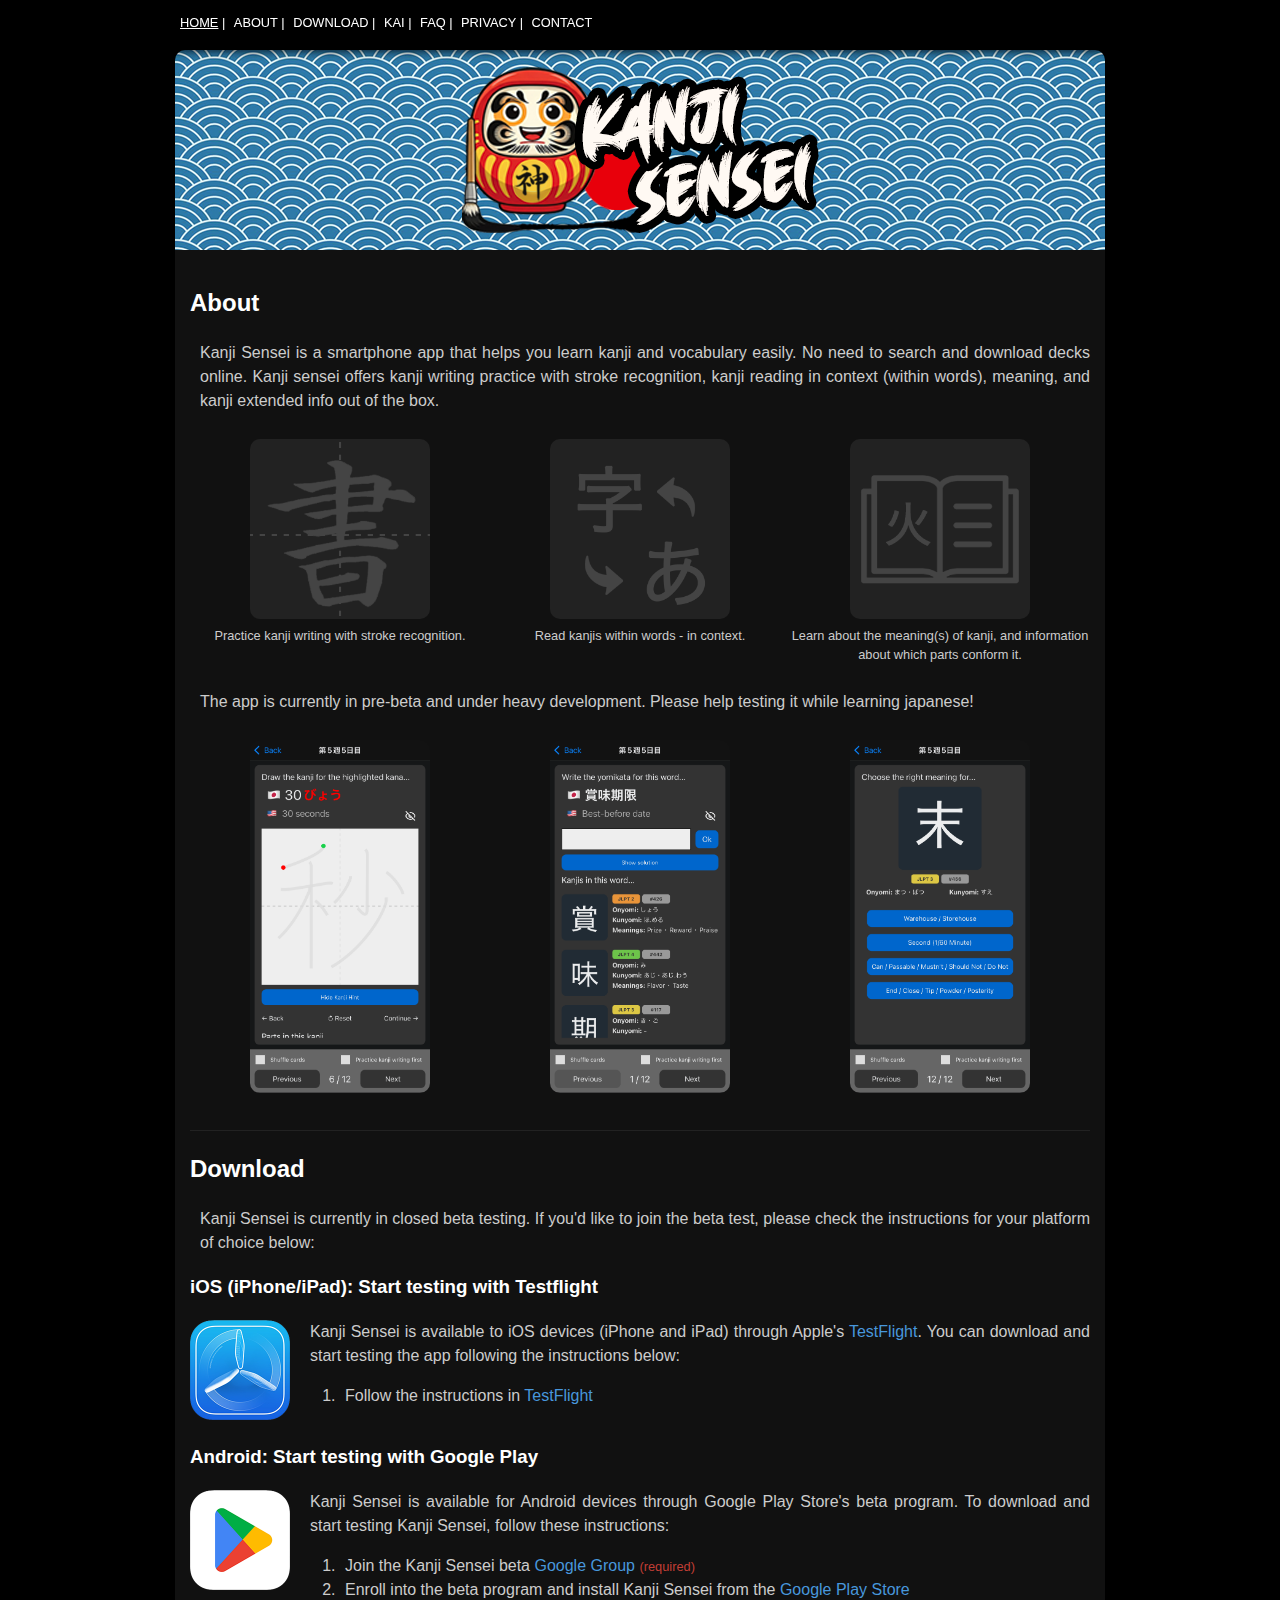
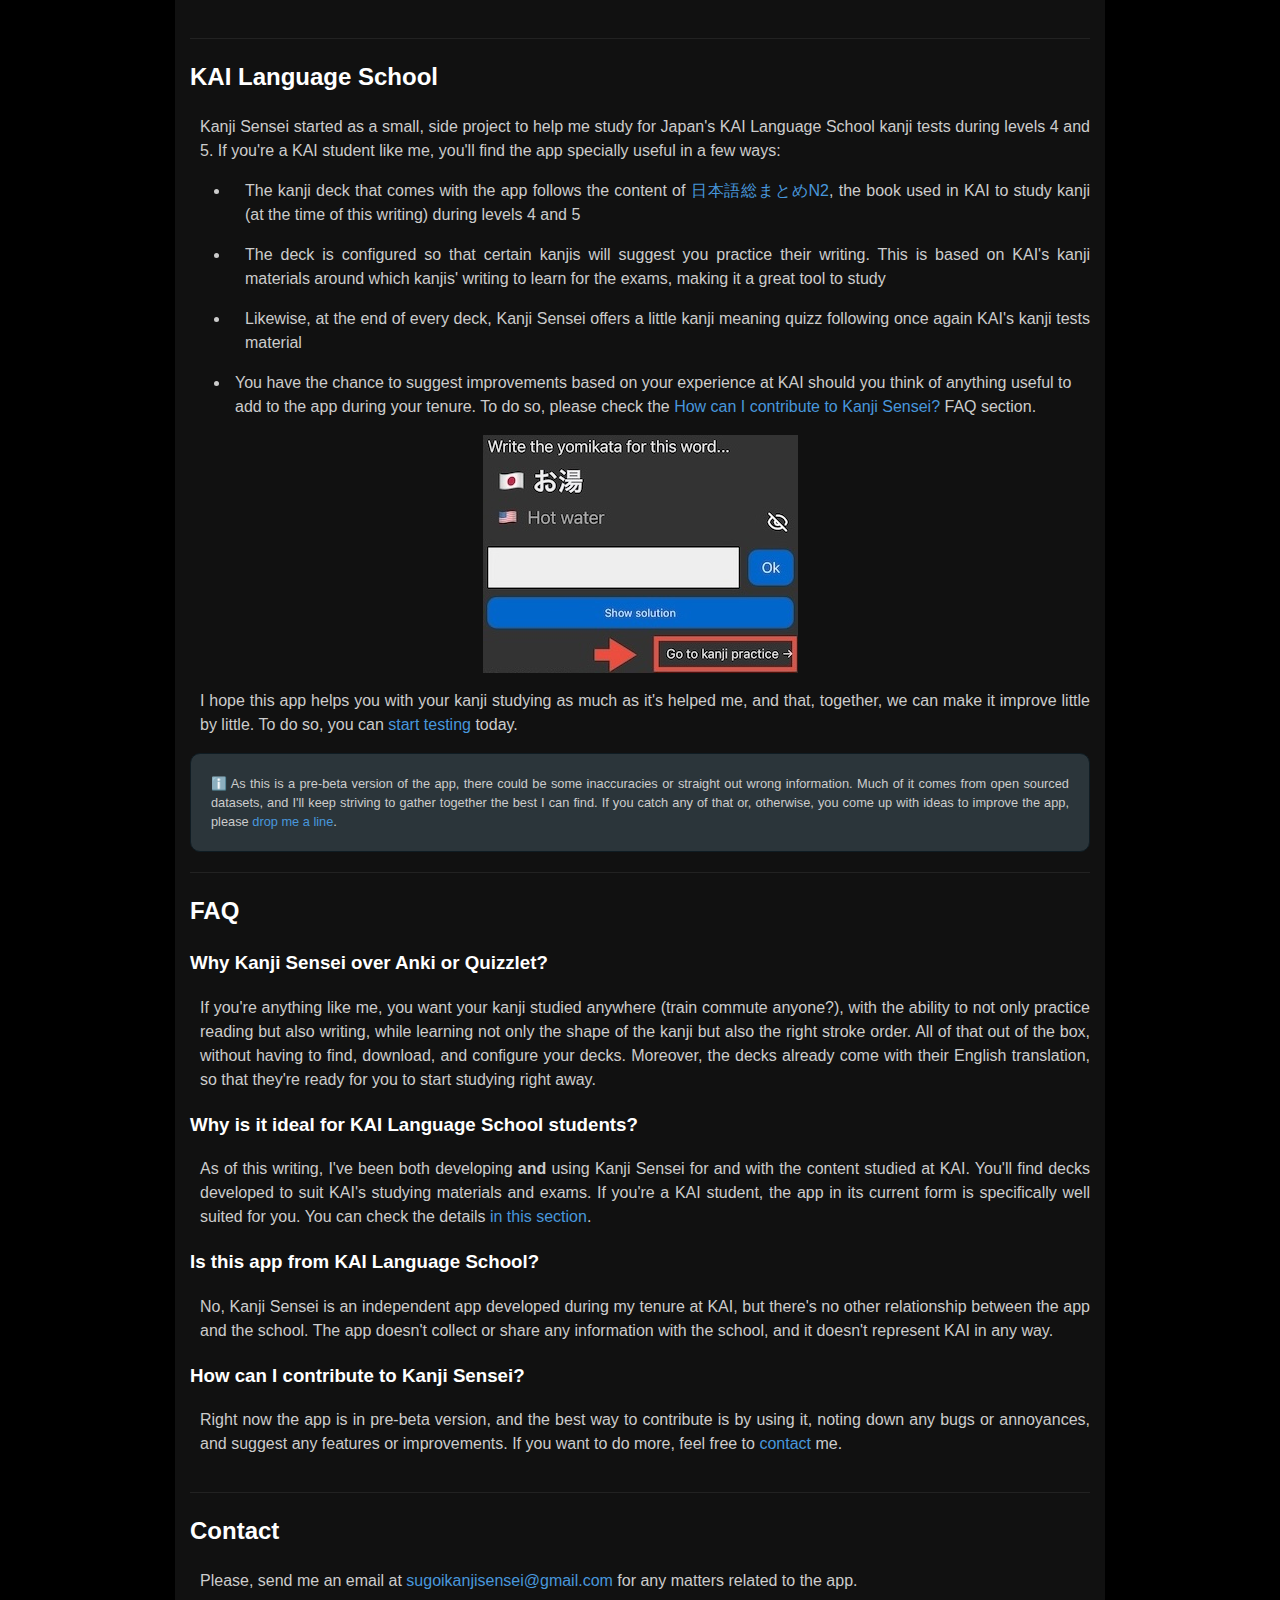
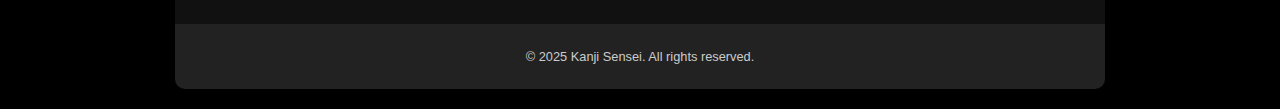
<file: index.html>
<!DOCTYPE html>
<html lang="en">
  <head>
    <meta charset="UTF-8">
    <meta name="viewport" content="width=device-width">
    <meta http-equiv="X-UA-Compatible" content="ie=edge">
    <meta name="description"
      content="Kanji learning app to learn kanji easily from English to Japanese with kanji reading and practice" />
    <meta property="og:title" content="Kanji Sensei - Learn kanji easily" />
    <meta property="og:description" content="Learn to read, write, and interpret kanji easily on your phone" />
    <meta property="og:image" content="//kanjisensei.app/img/og-thumbnail.png" />
    <meta property="og:url" content="https://kanjisensei.app/" />

    <title>Kanji Sensei - Learn Kanji easily from your phone</title>
    <link rel="stylesheet" href="./style.css">
    <link rel="icon" href="./img/favicon.ico" type="image/x-icon">
  </head>

  <body>
    <div class="container">
      <header>
        <nav>
          <menu class="main-menu">
            <li><a class="menu-option" href="">HOME</a> | </li>
            <li><a class="menu-option" href="#about">ABOUT</a> | </li>
            <li><a class="menu-option" href="#download">DOWNLOAD</a> | </li>
            <li><a class="menu-option" href="#kai">KAI</a> | </li>
            <li><a class="menu-option" href="#faq">FAQ</a> | </li>
            <li><a class="menu-option" href="./privacy/index.html#privacy">PRIVACY</a> | </li>
            <li><a class="menu-option" href="#contact">CONTACT</a></li>
          </menu>
          <menu id="lang-menu" class="secondary-menu">
            <li><a id="lang-en" class="lang-option" onclick="updateLanguage('en')">English</a> | </li>
            <li><a id="lang-sp" class="lang-option" onclick="updateLanguage('sp')">Español</a> | </li>
            <li><a id="lang-jp" class="lang-option" onclick="updateLanguage('jp')">日本語</a></li>
          </menu>
        </nav>
      </header>
      <div class="logo"></div>
      <main>
        <section id="about" class="about-section">
          <h2>About</h2>
          <p>
            Kanji Sensei is a smartphone app that helps you learn kanji and vocabulary easily. No need to
            search and download decks online.
            Kanji sensei offers kanji writing practice with stroke recognition, kanji reading in context (within
            words), meaning, and kanji extended info out of the box.
          </p>
          <div class="about-features">
            <figure>
              <img src="./img/section-kakikata.png" alt="Kanji practice feature image" />
              <figcaption>
                Practice kanji writing with stroke recognition.
              </figcaption>
            </figure>
            <figure>
              <img src="./img/section-yomikata.png" alt="Kanji reading feature image" />
              <figcaption>
                Read kanjis within words - in context.
              </figcaption>
            </figure>
            <figure>
              <img src="./img/section-imi.png" alt="Kanji info feature image" />
              <figcaption>
                Learn about the meaning(s) of kanji, and information about which parts conform it.
              </figcaption>
            </figure>
          </div>
          <p>
            The app is currently in pre-beta and under heavy development. Please help testing it while learning
            japanese!
          </p>
          <div class="about-screenshots">
            <figure>
              <a href="./img/screenshot-1.png"><img src="./img/screenshot-1.png"
                  alt="Kanji Sensei kanji writing screenshot" /></a>
            </figure>
            <figure>
              <a href="./img/screenshot-2.png"><img src="./img/screenshot-2.png"
                  alt="Kanji Sensei kanji reading screenshot" /></a>
            </figure>
            <figure>
              <a href="./img/screenshot-3.png"><img src="./img/screenshot-3.png"
                  alt="Kanji Sensei kanji meanings screenshot" /></a>
            </figure>
          </div>
        </section>
        <section id="download" class="download-section">
          <h2>Download</h2>
          <p>
            Kanji Sensei is currently in closed beta testing. If you'd like to join the beta test, please check the
            instructions for your platform of choice below:
          </p>
          <h3 id="download-ios">
            <a href="#download-ios">iOS (iPhone/iPad): Start testing with Testflight</a>
          </h3>
          <div class="download-platform">
            <img src="./img/testflight-icon.png" alt="Testflight icon" />
            <div class="download-platform-description">
              <p>
                Kanji Sensei is available to iOS devices (iPhone and iPad) through Apple's
                <a href="https://testflight.apple.com/">TestFlight</a>.
                You can download and start testing the app following the instructions below:
              </p>
              <ol>
                <li>
                  Follow the instructions in <a href="https://testflight.apple.com/join/h9sBu499">TestFlight</a>
                </li>
              </ol>
            </div>
          </div>
          <h3 id="download-android">
            <a href="#download-android">Android: Start testing with Google Play</a>
          </h3>
          <div class="download-platform">
            <img src="./img/google-play-icon.png" alt="Google Play Store icon" />
            <div class="download-platform-description">
              <p>
                Kanji Sensei is available for Android devices through Google Play Store's beta program. To download and
                start testing Kanji Sensei, follow these instructions:
              </p>
              <ol>
                <li>
                  Join the Kanji Sensei beta
                  <a href="https://groups.google.com/g/kanji-sensei-public-beta">Google Group</a>
                  <span style="color: #c23e35; font-size: 0.8rem;">(required)</span>
                </li>
                <li>
                  Enroll into the beta program and install Kanji Sensei from the
                  <a href="https://play.google.com/store/apps/details?id=com.sugokusugoi.kanjisensei">
                    Google Play Store
                  </a>
                </li>
              </ol>
            </div>
          </div>
        </section>
        <section id="kai" class="kai-section">
          <h2>KAI Language School</h2>
          <p>
            Kanji Sensei started as a small, side project to help me study for Japan's KAI Language School kanji
            tests during levels 4 and 5. If you're a KAI student like me, you'll find the app specially useful
            in a few ways:
          </p>
          <ul>
            <li>
              <p>
                The kanji deck that comes with the app follows the content of
                <a
                  href="https://www.amazon.co.jp/%E5%A2%97%E8%A3%9C%E6%94%B9%E8%A8%82%E7%89%88-%E6%97%A5%E6%9C%AC%E8%AA%9E%E7%B7%8F%E3%81%BE%E3%81%A8%E3%82%81-N2%E6%BC%A2%E5%AD%97-%E4%BD%90%E3%80%85%E6%9C%A8%E4%BB%81%E5%AD%90/dp/4866394943">日本語総まとめN2</a>,
                the book used in KAI to study kanji (at the time of this writing) during levels 4 and 5
              </p>
            </li>
            <li>
              <p>
                The deck is configured so that certain kanjis will suggest you practice their writing. This
                is based on KAI's kanji materials around which kanjis' writing to learn for the exams,
                making it a great tool to study
              </p>
            </li>
            <li>
              <p>
                Likewise, at the end of every deck, Kanji Sensei offers a little kanji meaning quizz
                following once again KAI's kanji tests material
              </p>
            </li>
            <li>
              You have the chance to suggest improvements based on your experience at KAI should you think of
              anything useful to add to the app during your tenure. To do so, please check the
              <a href="#faq-how-contribute">How can I contribute to Kanji Sensei?</a> FAQ section.
            </li>
          </ul>
          <img class="" src="./img/go-kanji-practice.jpg" />
          <p>
            I hope this app helps you with your kanji studying as much as it's helped me, and that, together,
            we can make it improve little by little. To do so, you can <a href="#download">start testing</a>
            today.
          </p>
          <div class="disclaimer">
            <p>
              ℹ️ As this is a pre-beta version of the app, there could be some inaccuracies or straight out
              wrong information. Much of it comes from open sourced datasets, and I'll keep striving to
              gather together the best I can find. If you catch any of that or, otherwise, you come up with
              ideas to improve the app, please <a href="#contact">drop me a line</a>.
            </p>
          </div>
        </section>
        <section id="faq" class="faq-section">
          <h2>FAQ</h2>
          <h3 id="faq-why-kanji-sensei">
            <a href="#faq-why-kanji-sensei">Why Kanji Sensei over Anki or Quizzlet?</a>
          </h3>
          <p>
            If you're anything like me, you want your kanji studied anywhere (train commute anyone?),
            with the ability to not only practice reading but also writing, while learning not only the shape of
            the kanji but also the right stroke order. All of that out of the box, without having to find,
            download, and configure your decks. Moreover, the decks already come with their English translation,
            so that they're ready for you to start studying right away.
          </p>
          <h3 id="faq-why-for-kai-students">
            <a href="#faq-why-for-kai-students">Why is it ideal for KAI Language School students?</a>
          </h3>
          <p>
            As of this writing, I've been both developing <strong>and</strong> using Kanji Sensei for and with
            the content studied at KAI. You'll find decks developed to suit KAI's studying materials and exams.
            If you're a KAI student, the app in its current form is specifically well suited for you. You can
            check the details <a href="#kai">in this section</a>.
          </p>
          <h3 id="faq-is-kai-app">
            <a href="#faq-is-kai-app">Is this app from KAI Language School?</a>
          </h3>
          <p>
            No, Kanji Sensei is an independent app developed during my tenure at KAI, but there's no other
            relationship between the app and the school. The app doesn't collect or share any information with
            the school, and it doesn't represent KAI in any way.
          </p>
          <h3 id="faq-how-contribute">
            <a href="#faq-how-contribute">How can I contribute to Kanji Sensei?</a>
          </h3>
          <p>
            Right now the app is in pre-beta version, and the best way to contribute is by using it, noting down
            any bugs or annoyances, and suggest any features or improvements. If you want to do more, feel free
            to <a href="#contact">contact</a> me.
          </p>
        </section>
        <section id="contact" class="contact-section">
          <h2>Contact</h2>
          <p>
            Please, send me an email at
            <a
              href="mailto:&#115;&#117;&#103;&#111;&#105;&#107;&#097;&#110;&#106;&#105;&#115;&#101;&#110;&#115;&#101;&#105;&#064;&#103;&#109;&#097;&#105;&#108;&#046;&#099;&#111;&#109;">&#115;&#117;&#103;&#111;&#105;&#107;&#097;&#110;&#106;&#105;&#115;&#101;&#110;&#115;&#101;&#105;&#064;&#103;&#109;&#097;&#105;&#108;&#046;&#099;&#111;&#109;</a>
            for any matters related to the app.
          </p>
        </section>
      </main>
      <footer>
        <p>&copy; 2025 Kanji Sensei. All rights reserved.</p>
      </footer>
    </div>
    <script async src="https://www.googletagmanager.com/gtag/js?id=G-S8WT3MVNMC"></script>
    <script>
      window.dataLayer = window.dataLayer || [];
      function gtag() { dataLayer.push(arguments); }
      gtag('js', new Date());

      gtag('config', 'G-S8WT3MVNMC');
    </script>
    <script>
      updateMainMenu(window.location.hash);
      updateSubSections(window.location.hash);
      updateLanguage(getLanguageFromURL());

      window.onhashchange = () => {
        updateMainMenu(window.location.hash);
        updateSubSections(window.location.hash);
      };

      function getLanguageFromURL() {
        const params = new URLSearchParams(window.location.search);
        return params.get('lang') || 'en'; // Default to English if no language is provided
      }

      function updateMainMenu(hash) {
        Array
          .from(document.getElementsByClassName('menu-option'))
          .forEach(element => {
            if (element.attributes['href'].value == "#faq" && hash.startsWith("#faq")) {
              element.style['text-decoration'] = 'underline';
            } else if (element.attributes['href'].value == "#download" && hash.startsWith("#download")) {
              element.style['text-decoration'] = 'underline';
            } else if (element.attributes['href'].value == "#privacy" && hash.endsWith("privacy")) {
              element.style['text-decoration'] = 'underline';
            } else if (element.attributes['href'].value == hash) {
              element.style['text-decoration'] = 'underline';
            } else {
              element.style['text-decoration'] = '';
            }
          });
      }

      function updateSubSections(hash) {
        Array
          .from(document.getElementsByTagName('h3'))
          .forEach(element => {
            if (element.attributes['id'].value == hash.substring(1)) {
              element.style['text-decoration'] = 'underline';
            } else {
              element.style['text-decoration'] = '';
            }
          });
      }

      function updateLanguage(lang) {
        Array
          .from(document.getElementsByClassName('lang-option'))
          .forEach(element => {
            if (element.id == `lang-${lang}`) {
              element.style['text-decoration'] = 'underline';
            } else {
              element.style['text-decoration'] = '';
            }
          });
      }        
    </script>
  </body>
</html>
</file>
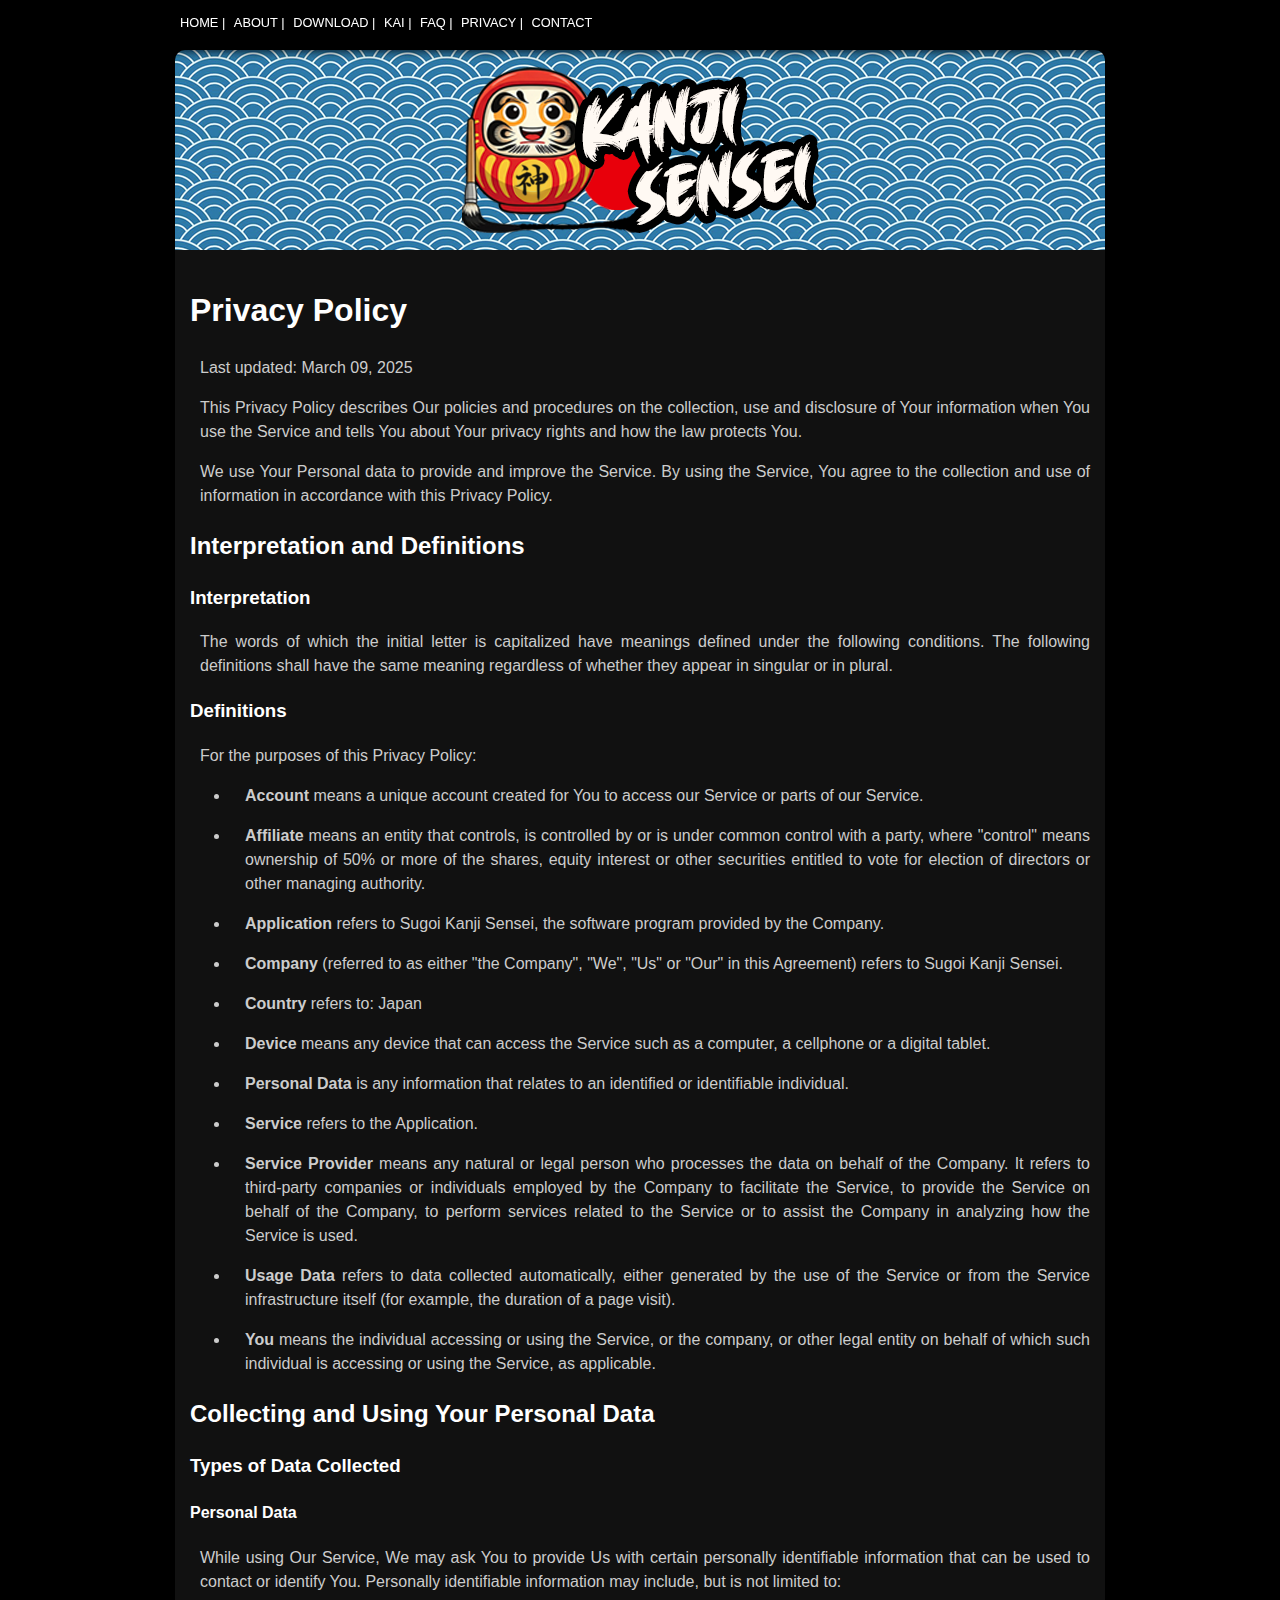
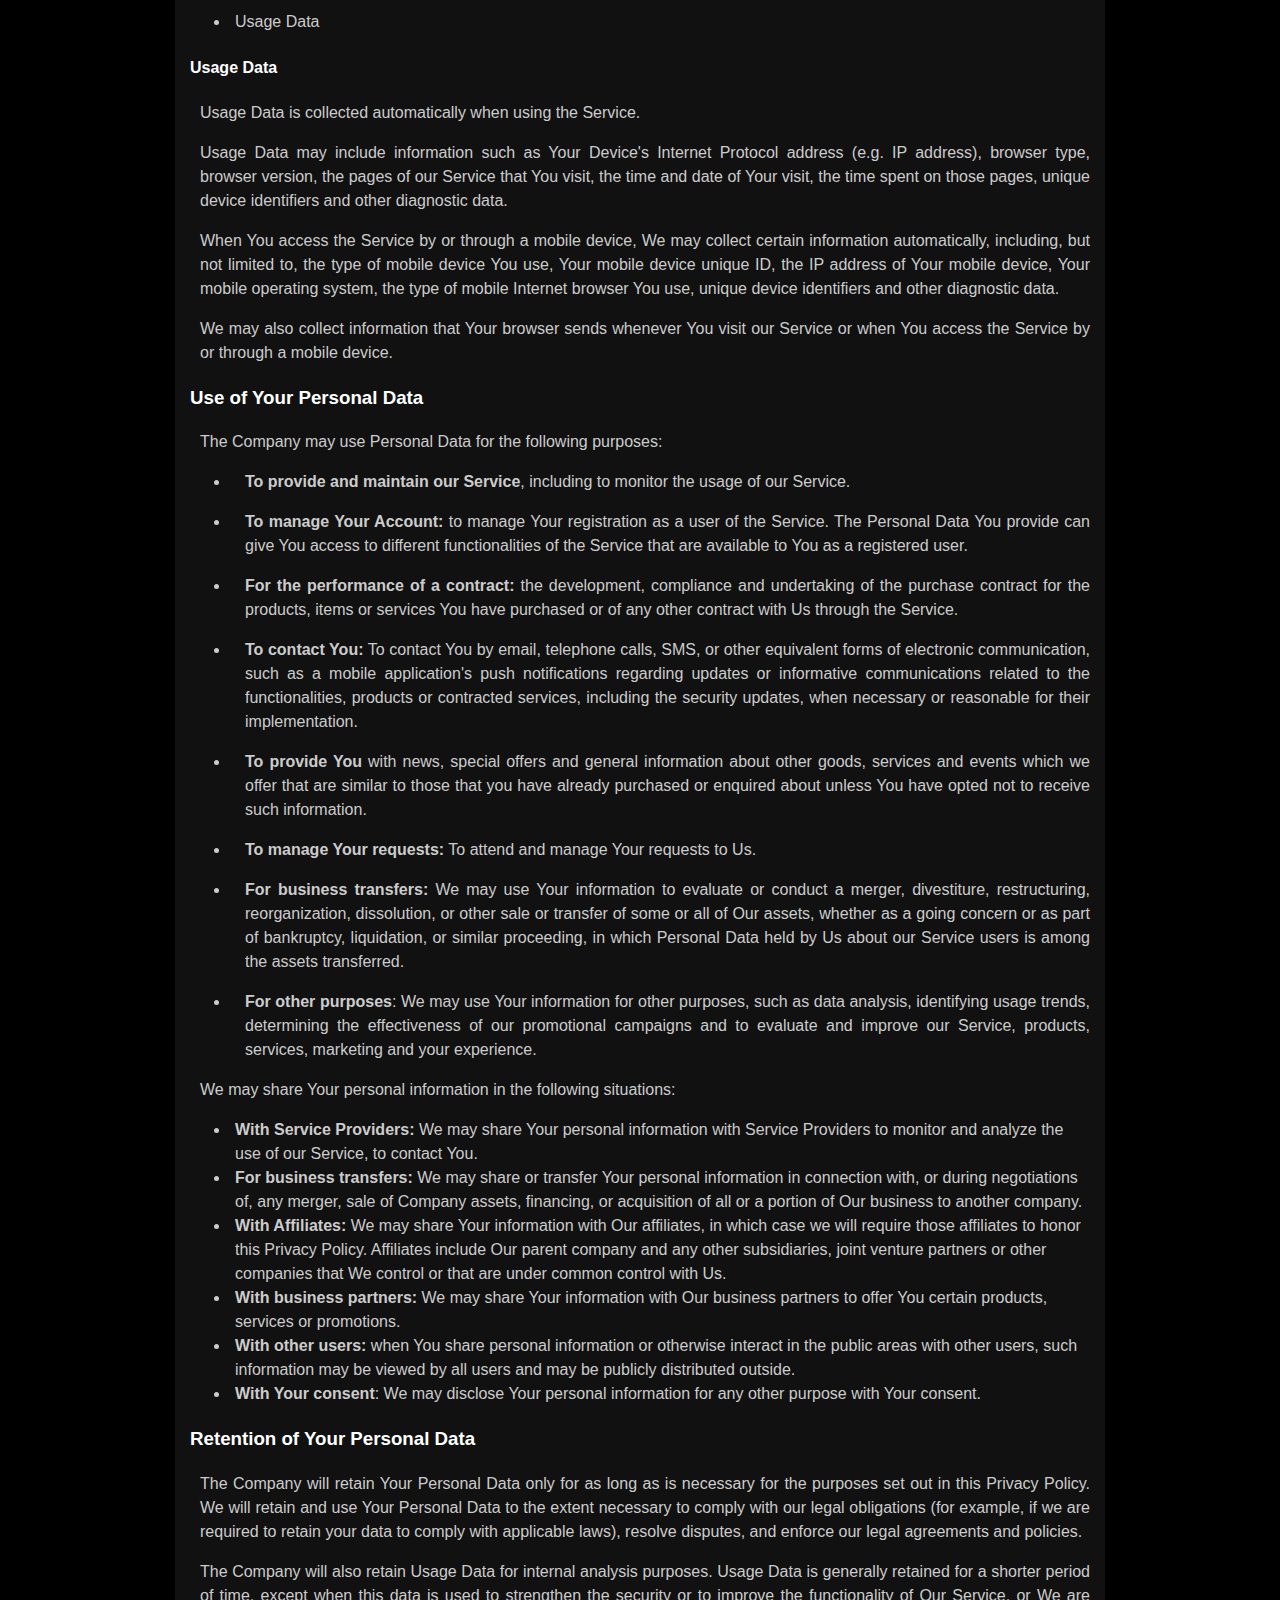
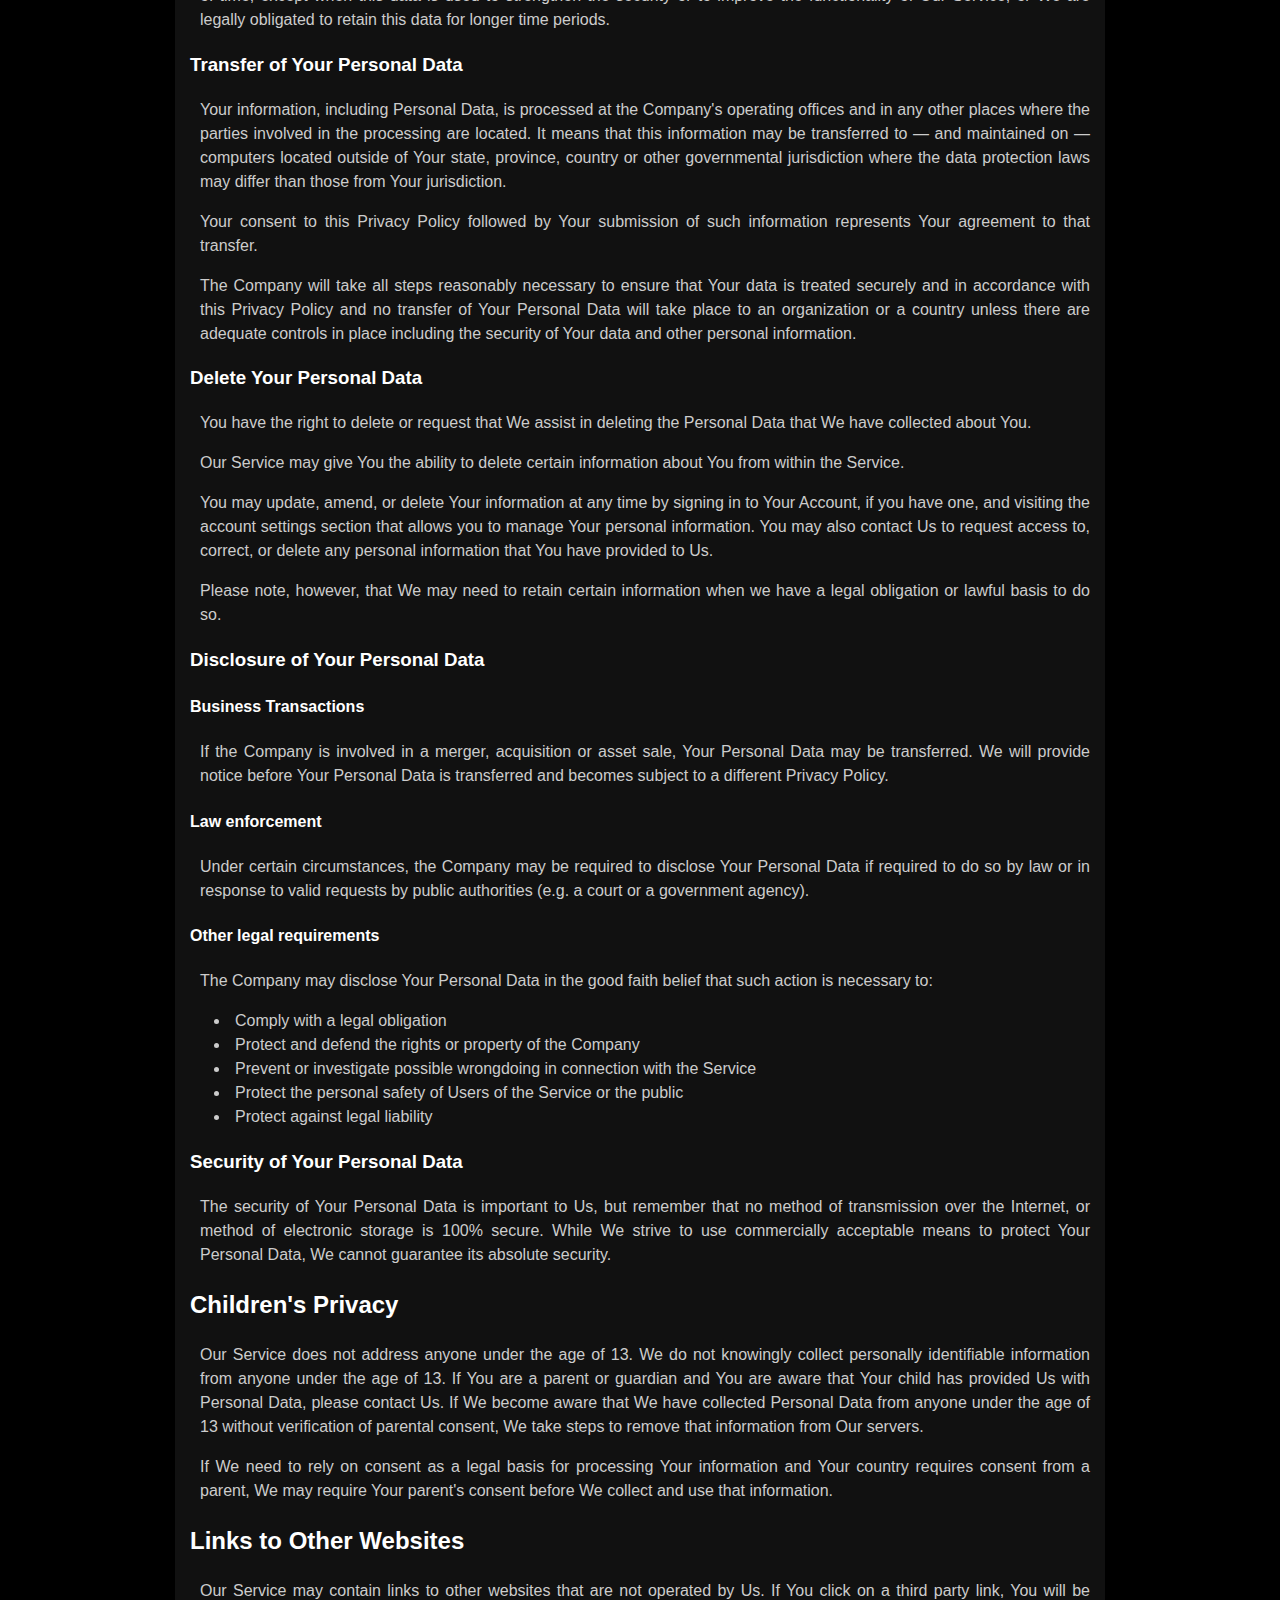
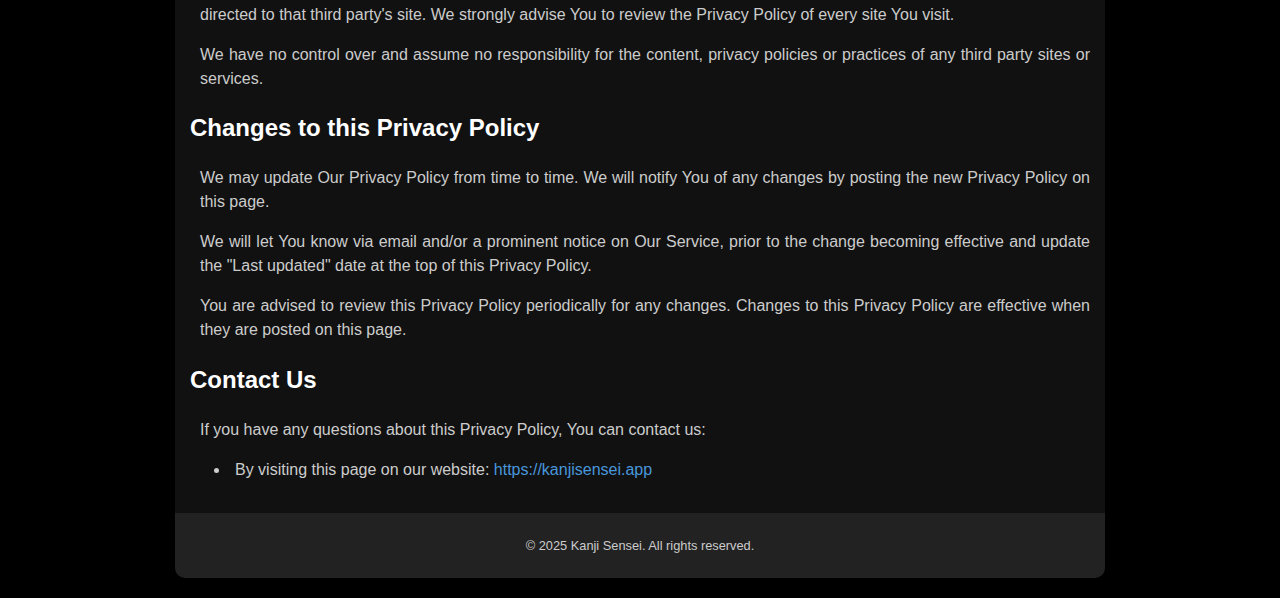
<file: privacy/index.html>
<!DOCTYPE html>
<html lang="en">
  <head>
    <meta charset="UTF-8">
    <meta name="viewport" content="width=device-width">
    <meta http-equiv="X-UA-Compatible" content="ie=edge">
    <meta name="description"
      content="Kanji learning app to learn kanji easily from English to Japanese with kanji reading and practice" />
    <meta property="og:title" content="Kanji Sensei - Learn kanji easily" />
    <meta property="og:description" content="Learn to read, write, and interpret kanji easily on your phone" />
    <meta property="og:image" content="//kanjisensei.app/img/og-thumbnail.png" />
    <meta property="og:url" content="https://kanjisensei.app/" />

    <title>Kanji Sensei - Learn Kanji easily from your phone</title>
    <link rel="stylesheet" href="../style.css">
    <link rel="icon" href="../img/favicon.ico" type="image/x-icon">
  </head>

  <body>
    <div class="container">
      <header>
        <nav>
          <menu class="main-menu">
            <li><a class="menu-option" href="../index.html">HOME</a> | </li>
            <li><a class="menu-option" href="../index.html#about">ABOUT</a> | </li>
            <li><a class="menu-option" href="../index.html#download">DOWNLOAD</a> | </li>
            <li><a class="menu-option" href="../index.html#kai">KAI</a> | </li>
            <li><a class="menu-option" href="../index.html#faq">FAQ</a> | </li>
            <li><a class="menu-option" href="./index.html#privacy">PRIVACY</a> | </li>
            <li><a class="menu-option" href="../index.html#contact">CONTACT</a></li>
          </menu>
        </nav>
      </header>
      <div class="logo"></div>
      <main>
        <section id="about" class="about-section">
          <h1>Privacy Policy</h1>
          <p>Last updated: March 09, 2025</p>
          <p>This Privacy Policy describes Our policies and procedures on the collection, use and disclosure of Your
            information when You use the Service and tells You about Your privacy rights and how the law protects You.</p>
          <p>We use Your Personal data to provide and improve the Service. By using the Service, You agree to the
            collection and use of information in accordance with this Privacy Policy.</p>
          <h2>Interpretation and Definitions</h2>
          <h3>Interpretation</h3>
          <p>The words of which the initial letter is capitalized have meanings defined under the following conditions.
            The following definitions shall have the same meaning regardless of whether they appear in singular or in
            plural.</p>
          <h3>Definitions</h3>
          <p>For the purposes of this Privacy Policy:</p>
          <ul>
            <li>
              <p><strong>Account</strong> means a unique account created for You to access our Service or parts of our
                Service.</p>
            </li>
            <li>
              <p><strong>Affiliate</strong> means an entity that controls, is controlled by or is under common control
                with a party, where &quot;control&quot; means ownership of 50% or more of the shares, equity interest or
                other securities entitled to vote for election of directors or other managing authority.</p>
            </li>
            <li>
              <p><strong>Application</strong> refers to Sugoi Kanji Sensei, the software program provided by the Company.
              </p>
            </li>
            <li>
              <p><strong>Company</strong> (referred to as either &quot;the Company&quot;, &quot;We&quot;, &quot;Us&quot;
                or &quot;Our&quot; in this Agreement) refers to Sugoi Kanji Sensei.</p>
            </li>
            <li>
              <p><strong>Country</strong> refers to: Japan</p>
            </li>
            <li>
              <p><strong>Device</strong> means any device that can access the Service such as a computer, a cellphone or a
                digital tablet.</p>
            </li>
            <li>
              <p><strong>Personal Data</strong> is any information that relates to an identified or identifiable
                individual.</p>
            </li>
            <li>
              <p><strong>Service</strong> refers to the Application.</p>
            </li>
            <li>
              <p><strong>Service Provider</strong> means any natural or legal person who processes the data on behalf of
                the Company. It refers to third-party companies or individuals employed by the Company to facilitate the
                Service, to provide the Service on behalf of the Company, to perform services related to the Service or to
                assist the Company in analyzing how the Service is used.</p>
            </li>
            <li>
              <p><strong>Usage Data</strong> refers to data collected automatically, either generated by the use of the
                Service or from the Service infrastructure itself (for example, the duration of a page visit).</p>
            </li>
            <li>
              <p><strong>You</strong> means the individual accessing or using the Service, or the company, or other legal
                entity on behalf of which such individual is accessing or using the Service, as applicable.</p>
            </li>
          </ul>
          <h2>Collecting and Using Your Personal Data</h2>
          <h3>Types of Data Collected</h3>
          <h4>Personal Data</h4>
          <p>While using Our Service, We may ask You to provide Us with certain personally identifiable information that
            can be used to contact or identify You. Personally identifiable information may include, but is not limited
            to:</p>
          <ul>
            <li>Usage Data</li>
          </ul>
          <h4>Usage Data</h4>
          <p>Usage Data is collected automatically when using the Service.</p>
          <p>Usage Data may include information such as Your Device's Internet Protocol address (e.g. IP address), browser
            type, browser version, the pages of our Service that You visit, the time and date of Your visit, the time
            spent on those pages, unique device identifiers and other diagnostic data.</p>
          <p>When You access the Service by or through a mobile device, We may collect certain information automatically,
            including, but not limited to, the type of mobile device You use, Your mobile device unique ID, the IP address
            of Your mobile device, Your mobile operating system, the type of mobile Internet browser You use, unique
            device identifiers and other diagnostic data.</p>
          <p>We may also collect information that Your browser sends whenever You visit our Service or when You access the
            Service by or through a mobile device.</p>
          <h3>Use of Your Personal Data</h3>
          <p>The Company may use Personal Data for the following purposes:</p>
          <ul>
            <li>
              <p><strong>To provide and maintain our Service</strong>, including to monitor the usage of our Service.</p>
            </li>
            <li>
              <p><strong>To manage Your Account:</strong> to manage Your registration as a user of the Service. The
                Personal Data You provide can give You access to different functionalities of the Service that are
                available to You as a registered user.</p>
            </li>
            <li>
              <p><strong>For the performance of a contract:</strong> the development, compliance and undertaking of the
                purchase contract for the products, items or services You have purchased or of any other contract with Us
                through the Service.</p>
            </li>
            <li>
              <p><strong>To contact You:</strong> To contact You by email, telephone calls, SMS, or other equivalent forms
                of electronic communication, such as a mobile application's push notifications regarding updates or
                informative communications related to the functionalities, products or contracted services, including the
                security updates, when necessary or reasonable for their implementation.</p>
            </li>
            <li>
              <p><strong>To provide You</strong> with news, special offers and general information about other goods,
                services and events which we offer that are similar to those that you have already purchased or enquired
                about unless You have opted not to receive such information.</p>
            </li>
            <li>
              <p><strong>To manage Your requests:</strong> To attend and manage Your requests to Us.</p>
            </li>
            <li>
              <p><strong>For business transfers:</strong> We may use Your information to evaluate or conduct a merger,
                divestiture, restructuring, reorganization, dissolution, or other sale or transfer of some or all of Our
                assets, whether as a going concern or as part of bankruptcy, liquidation, or similar proceeding, in which
                Personal Data held by Us about our Service users is among the assets transferred.</p>
            </li>
            <li>
              <p><strong>For other purposes</strong>: We may use Your information for other purposes, such as data
                analysis, identifying usage trends, determining the effectiveness of our promotional campaigns and to
                evaluate and improve our Service, products, services, marketing and your experience.</p>
            </li>
          </ul>
          <p>We may share Your personal information in the following situations:</p>
          <ul>
            <li><strong>With Service Providers:</strong> We may share Your personal information with Service Providers to
              monitor and analyze the use of our Service, to contact You.</li>
            <li><strong>For business transfers:</strong> We may share or transfer Your personal information in connection
              with, or during negotiations of, any merger, sale of Company assets, financing, or acquisition of all or a
              portion of Our business to another company.</li>
            <li><strong>With Affiliates:</strong> We may share Your information with Our affiliates, in which case we will
              require those affiliates to honor this Privacy Policy. Affiliates include Our parent company and any other
              subsidiaries, joint venture partners or other companies that We control or that are under common control
              with Us.</li>
            <li><strong>With business partners:</strong> We may share Your information with Our business partners to offer
              You certain products, services or promotions.</li>
            <li><strong>With other users:</strong> when You share personal information or otherwise interact in the public
              areas with other users, such information may be viewed by all users and may be publicly distributed outside.
            </li>
            <li><strong>With Your consent</strong>: We may disclose Your personal information for any other purpose with
              Your consent.</li>
          </ul>
          <h3>Retention of Your Personal Data</h3>
          <p>The Company will retain Your Personal Data only for as long as is necessary for the purposes set out in this
            Privacy Policy. We will retain and use Your Personal Data to the extent necessary to comply with our legal
            obligations (for example, if we are required to retain your data to comply with applicable laws), resolve
            disputes, and enforce our legal agreements and policies.</p>
          <p>The Company will also retain Usage Data for internal analysis purposes. Usage Data is generally retained for
            a shorter period of time, except when this data is used to strengthen the security or to improve the
            functionality of Our Service, or We are legally obligated to retain this data for longer time periods.</p>
          <h3>Transfer of Your Personal Data</h3>
          <p>Your information, including Personal Data, is processed at the Company's operating offices and in any other
            places where the parties involved in the processing are located. It means that this information may be
            transferred to — and maintained on — computers located outside of Your state, province, country or other
            governmental jurisdiction where the data protection laws may differ than those from Your jurisdiction.</p>
          <p>Your consent to this Privacy Policy followed by Your submission of such information represents Your agreement
            to that transfer.</p>
          <p>The Company will take all steps reasonably necessary to ensure that Your data is treated securely and in
            accordance with this Privacy Policy and no transfer of Your Personal Data will take place to an organization
            or a country unless there are adequate controls in place including the security of Your data and other
            personal information.</p>
          <h3>Delete Your Personal Data</h3>
          <p>You have the right to delete or request that We assist in deleting the Personal Data that We have collected
            about You.</p>
          <p>Our Service may give You the ability to delete certain information about You from within the Service.</p>
          <p>You may update, amend, or delete Your information at any time by signing in to Your Account, if you have one,
            and visiting the account settings section that allows you to manage Your personal information. You may also
            contact Us to request access to, correct, or delete any personal information that You have provided to Us.</p>
          <p>Please note, however, that We may need to retain certain information when we have a legal obligation or
            lawful basis to do so.</p>
          <h3>Disclosure of Your Personal Data</h3>
          <h4>Business Transactions</h4>
          <p>If the Company is involved in a merger, acquisition or asset sale, Your Personal Data may be transferred. We
            will provide notice before Your Personal Data is transferred and becomes subject to a different Privacy
            Policy.</p>
          <h4>Law enforcement</h4>
          <p>Under certain circumstances, the Company may be required to disclose Your Personal Data if required to do so
            by law or in response to valid requests by public authorities (e.g. a court or a government agency).</p>
          <h4>Other legal requirements</h4>
          <p>The Company may disclose Your Personal Data in the good faith belief that such action is necessary to:</p>
          <ul>
            <li>Comply with a legal obligation</li>
            <li>Protect and defend the rights or property of the Company</li>
            <li>Prevent or investigate possible wrongdoing in connection with the Service</li>
            <li>Protect the personal safety of Users of the Service or the public</li>
            <li>Protect against legal liability</li>
          </ul>
          <h3>Security of Your Personal Data</h3>
          <p>The security of Your Personal Data is important to Us, but remember that no method of transmission over the
            Internet, or method of electronic storage is 100% secure. While We strive to use commercially acceptable means
            to protect Your Personal Data, We cannot guarantee its absolute security.</p>
          <h2>Children's Privacy</h2>
          <p>Our Service does not address anyone under the age of 13. We do not knowingly collect personally identifiable
            information from anyone under the age of 13. If You are a parent or guardian and You are aware that Your child
            has provided Us with Personal Data, please contact Us. If We become aware that We have collected Personal Data
            from anyone under the age of 13 without verification of parental consent, We take steps to remove that
            information from Our servers.</p>
          <p>If We need to rely on consent as a legal basis for processing Your information and Your country requires
            consent from a parent, We may require Your parent's consent before We collect and use that information.</p>
          <h2>Links to Other Websites</h2>
          <p>Our Service may contain links to other websites that are not operated by Us. If You click on a third party
            link, You will be directed to that third party's site. We strongly advise You to review the Privacy Policy of
            every site You visit.</p>
          <p>We have no control over and assume no responsibility for the content, privacy policies or practices of any
            third party sites or services.</p>
          <h2>Changes to this Privacy Policy</h2>
          <p>We may update Our Privacy Policy from time to time. We will notify You of any changes by posting the new
            Privacy Policy on this page.</p>
          <p>We will let You know via email and/or a prominent notice on Our Service, prior to the change becoming
            effective and update the &quot;Last updated&quot; date at the top of this Privacy Policy.</p>
          <p>You are advised to review this Privacy Policy periodically for any changes. Changes to this Privacy Policy
            are effective when they are posted on this page.</p>
          <h2>Contact Us</h2>
          <p>If you have any questions about this Privacy Policy, You can contact us:</p>
          <ul>
            <li>By visiting this page on our website: <a href="https://kanjisensei.app" rel="external nofollow noopener"
                target="_blank">https://kanjisensei.app</a></li>
          </ul>
        </section>
      </main>
      <footer>
        <p>&copy; 2025 Kanji Sensei. All rights reserved.</p>
      </footer>
    </div>
    <script async src="https://www.googletagmanager.com/gtag/js?id=G-S8WT3MVNMC"></script>
    <script>
      window.dataLayer = window.dataLayer || [];
      function gtag() { dataLayer.push(arguments); }
      gtag('js', new Date());

      gtag('config', 'G-S8WT3MVNMC');
    </script>
    <script>
      updateMainMenu(window.location.hash);
      updateLanguage(getLanguageFromURL());

      window.onhashchange = () => {
        updateMainMenu(window.location.hash);
      };

      function getLanguageFromURL() {
        const params = new URLSearchParams(window.location.search);
        return params.get('lang') || 'en'; // Default to English if no language is provided
      }

      function updateMainMenu(hash) {
        Array
          .from(document.getElementsByClassName('menu-option'))
          .forEach(element => {
            if (element.attributes['href'].value == "#faq" && hash.startsWith("#faq")) {
              element.style['text-decoration'] = 'underline';
            } else if (element.attributes['href'].value.endsWith("#privacy") && hash == "#privacy") {
              element.style['text-decoration'] = 'underline';
            } else if (element.attributes['href'].value == hash) {
              element.style['text-decoration'] = 'underline';
            } else {
              element.style['text-decoration'] = '';
            }
          });
      }

      function updateLanguage(lang) {
        Array
          .from(document.getElementsByClassName('lang-option'))
          .forEach(element => {
            if (element.id == `lang-${lang}`) {
              element.style['text-decoration'] = 'underline';
            } else {
              element.style['text-decoration'] = '';
            }
          });
      }        
    </script>
  </body>
</html>
</file>
<file: style.css>
body {
    margin: 0;
    padding: 0;
    font-family: Arial, sans-serif;
    background-color: #000;
    color: #FFF;
    line-height: 1.5;
}

a {
    text-decoration: none;
    color: #4897dc;
}

a:hover {
    text-decoration: underline;
}

p, ul, ol {
    color: #CCC;
}

ul li {
    list-style: disc;
}

li {
    padding-left: 5px;
}

.container {
    display: flex;
    flex: 1;
    flex-direction: column;
    justify-self: center;
    min-width: 600px;
    max-width: 930px;
    width: 80%;
}

header {
    position: sticky;
    top: 0;
    overflow: hidden;
    height: 45px;
    background-color: #000;
    box-shadow: 0px 5px 10px #000;
    margin-bottom: 5px;
}

header nav {
    font-size: 0.8rem;
    display: flex;
    flex-direction: row;
    justify-content: space-between;
    margin-bottom: 10px;
}

.main-menu, .secondary-menu {
    padding: 0;
}

.main-menu li, .secondary-menu li {
    display: inline;
    list-style: none;
}

.main-menu li a, .secondary-menu li a {
    color: #FFF;
}

.secondary-menu {
    display: none;
}

.logo {
    border-radius: 10px 10px 0px 0px;
    max-width: 930px;
    height: 200px;
    background-image: url('./img/logo.png');
    background-position: center center;
    background-repeat: no-repeat;
}

main {
    display: flex;
    flex: 1;
    flex-direction: column;
    justify-items: center;
    padding: 15px;
    background-color: #111;
}

section:not(:last-of-type) {
    border-bottom: 1px solid #222;
    padding-bottom: 20px;
}

section {
    scroll-margin-top: 40px;
}

section h3 {
    scroll-margin-top: 50px;
}

section p {
    text-align: justify;
    padding-left: 10px;
}

.kai-section img {
    margin-left: auto;
    margin-right: auto;
    display: block;
}

.download-section h3 a {
    color: #FFF;
}

.faq-section h3 a {
    color: #FFF;
}

.faq-section h3:hover::after {
    content: ' #';
}

.download-section h3:hover::after {
    content: ' #';
}

.about-features, .about-screenshots {
    display: flex;
    flex-direction: row;
    padding-top: 10px;
    padding-bottom: 10px;
}

figure {
    flex: 1;
    justify-items: center;
    text-align: center;
    margin: 0;
    padding: 0;
}

figure figcaption {
    font-size: 0.8rem;
    color: #CCC;
    margin: 0;
    padding: 0;
}

figure img {
    width: 180px;
    border-radius: 10px;
}

.disclaimer {
    padding: 10px;
    background-color: #2b353a;
    border: 1px solid #0f1c23;
    border-radius: 10px;
}

.disclaimer p {
    margin: 0;
    padding: 10px;
    font-size: 0.8rem;
}

.download-platform {
    display: flex;
    flex-direction: row;
    align-items: flex-start;
    gap: 10px;
}

.download-platform img {
    height: 100px;
    width: 100px;
}

.download-platform-description {
    display: flex;
    flex-direction: column;
}

.download-platform-description p {
    margin: 0px;
}

footer {
    display: flex;
    flex: 1;
    justify-content: center;
    padding: 10px;
    margin-bottom: 20px;
    background-color: #222;
    border-radius: 0px 0px 10px 10px;
    font-size: 0.8rem;
}
</file>
